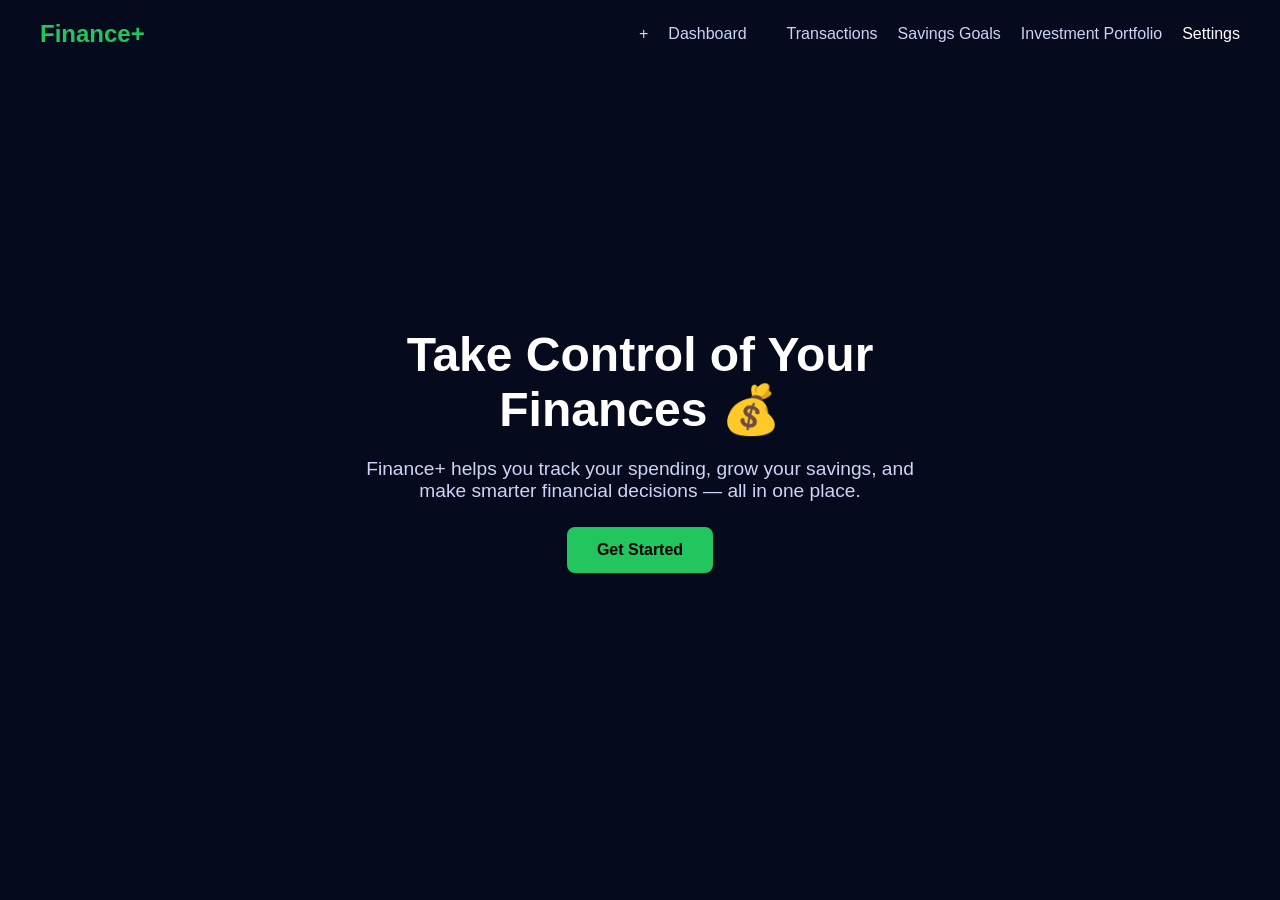
<file: index.html>
<!DOCTYPE html>
<html lang="en">
<head>
  <meta charset="UTF-8">
  <meta name="viewport" content="width=device-width, initial-scale=1.0">
  <title>Welcome - Finance+</title>

  <style>
    /* RESET */
    * {
      margin: 0;
      padding: 0;
      box-sizing: border-box;
      font-family: 'Segoe UI', sans-serif;
    }

    body {
      background: #0f172a;
      color: white;
    }

    /* NAVBAR */
    .navbar {
      position: absolute;
      width: 100%;
      top: 0;
      left: 0;
      display: flex;
      justify-content: space-between;
      align-items: center;
      padding: 20px 40px;
      z-index: 3;
    }

    .logo {
      color: #22c55e;
    }

    .navbar ul {
      list-style: none;
      display: flex;
      gap: 20px;
    }

    .navbar a {
      text-decoration: none;
      color: #cbd5f5;
      transition: 0.3s;
    }

    .navbar a:hover {
      color: #22c55e;
      border-bottom: 2px solid #22c55e;
    }

    /* WELCOME SECTION */
    .welcome {
      position: relative;
      height: 100vh;

      background: url('https://images.unsplash.com/photo-1563013544-824ae1b704d3') center/cover no-repeat;

      display: flex;
      align-items: center;
      justify-content: center;
      text-align: center;
    }

    /* OVERLAY */
    .overlay {
      position: absolute;
      width: 100%;
      height: 100%;
      background: rgba(2, 6, 23, 0.75);
    }

    /* CONTENT */
    .welcome-content {
      position: relative;
      z-index: 2;
      max-width: 600px;
      padding: 20px;
    }

    .welcome-content h1 {
      font-size: 3rem;
      margin-bottom: 20px;
      animation: fadeIn 1.5s ease-in-out;
    }

    .welcome-content p {
      font-size: 1.2rem;
      margin-bottom: 25px;
      color: #cbd5f5;
      animation: fadeIn 2s ease-in-out;
    }

    /* BUTTON */
    .btn {
      display: inline-block;
      padding: 14px 30px;
      background: #22c55e;
      color: #000;
      border-radius: 8px;
      text-decoration: none;
      font-weight: bold;
      transition: 0.3s;
    }

    .btn:hover {
      background: #16a34a;
      transform: scale(1.05);
      box-shadow: 0 0 20px #22c55e;
    }

    /* ANIMATION */
    @keyframes fadeIn {
      from {
        opacity: 0;
        transform: translateY(20px);
      }
      to {
        opacity: 1;
        transform: translateY(0);
      }
    }

    /* MOBILE */
    @media (max-width: 768px) {
      .welcome-content h1 {
        font-size: 2rem;
      }

      .navbar {
        flex-direction: column;
        gap: 10px;
      }
    }
  </style>

</head>

<body>

<!-- NAVBAR -->
<nav class="navbar">
  <h2 class="logo">Finance+</h2>
  <ul>
    <li><a href="/welcome.html"> <SPan style="color: #cbd5f5;">+</SPan></a></li>
     <li><a href="/wallet.html"></i> Dashboard</a></li>
                <li></li><a href="/transactions.html"></i> Transactions</a></li>
                <li><a href="/analytics.html">Savings Goals</a></li>
                <li><a href="/portfolio.html"><i class="fa-solid fa-chart-line"></i> Investment Portfolio</a></li>
                <li><i class="fa-solid fa-gear"></i> Settings</li>
  </ul>
</nav>

<!-- WELCOME SECTION -->
<section class="welcome">

  <div class="overlay"></div>

  <div class="welcome-content">
    <h1>Take Control of Your Finances 💰</h1>

    <p>
      Finance+ helps you track your spending, grow your savings,
      and make smarter financial decisions — all in one place.
    </p>

    <a href="/wallet.html" class="btn">Get Started</a>
  </div>

</section>

</body>
</html>
</file>
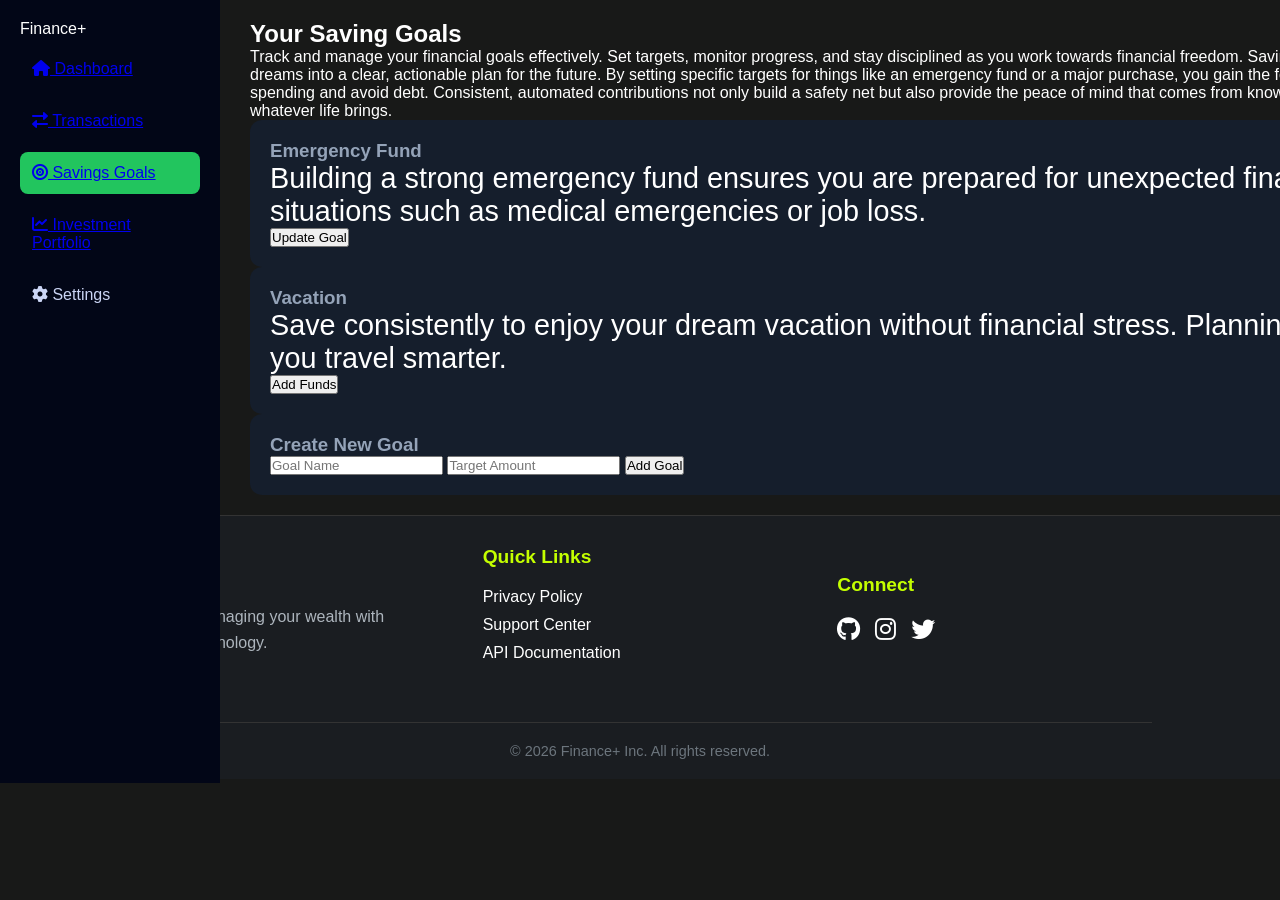
<file: analytics.html>
<!DOCTYPE html><html lang="en">
<head>
<meta charset="UTF-8">
<meta name="viewport" content="width=device-width, initial-scale=1.0">
<title>FINANCE+|Goals</title>
<link rel="stylesheet" href="/style.css">
<link rel="stylesheet" href="https://cdnjs.cloudflare.com/ajax/libs/font-awesome/6.0.0/css/all.min.css">
</head>
<body>
  <header>
  <div class="Page-wrapper">
    <nav class="sidebar">
        <div class="logo">Finance+</div>
        <ul>
           <li ><a href="/wallet.html"><i class="fa-solid fa-house"></i> Dashboard</a></li>
                <li><a href="/transactions.html"><i class="fa-solid fa-exchange-alt"></i> Transactions</a></li>
                <li class="active"><a href="/analytics.html"><i class="fa-solid fa-bullseye"></i> Savings Goals</a></li>
                <li><a href="/portfolio.html"><i class="fa-solid fa-chart-line"></i> Investment Portfolio</a></li>
                <li><i class="fa-solid fa-gear"></i> Settings</li>
        </ul>
    </nav>

</header>
 <div>
  <section class="main-content">
  <h2>Your Saving Goals</h2>
  <p class="description">Track and manage your financial goals effectively. Set targets, monitor progress, and stay disciplined as you work towards financial freedom.
    Saving goals turn your financial dreams into a clear, actionable plan for the future. By setting specific targets for things like an emergency fund or a major purchase, you gain the focus needed to prioritize spending and avoid debt. Consistent, automated contributions not only build a safety net but also provide the peace of mind that comes from knowing you are prepared for whatever life brings.
  </p>  <div class="card">
    <h3>Emergency Fund</h3>
    <p>Building a strong emergency fund ensures you are prepared for unexpected financial situations such as medical emergencies or job loss.</p>
    <div class="progress"><span style="width:60%"></span></div>
    <button class="btn">Update Goal</button>
  </div>  <div class="card">
    <h3>Vacation</h3>
    <p>Save consistently to enjoy your dream vacation without financial stress. Planning ahead helps you travel smarter.</p>
    <div class="progress"><span style="width:40%"></span></div>
    <button class="btn">Add Funds</button>
  </div>  <div class="card input-card">
    <h3>Create New Goal</h3>
    <input type="text" placeholder="Goal Name">
    <input type="number" placeholder="Target Amount">
    <button class="btn">Add Goal</button>
  </div>

</section>
 </div>

<footer class="site-footer">
  <div class="footer-container">
    <div class="footer-column brand-info">
      <h2 class="footer-logo">Finance+</h2>
      <p>Securely managing your wealth with modern technology.</p>
    </div>

    <div class="footer-column links">
      <h3>Quick Links</h3>
      <ul>
        <li><a href="#">Privacy Policy</a></li>
        <li><a href="#">Support Center</a></li>
        <li><a href="#">API Documentation</a></li>
      </ul>
    </div>

    <div class="footer-column social">
      <h3>Connect</h3>
      <div class="social-icons">
        <a href="#"><i class="fab fa-github"></i></a>
        <a href="#"><i class="fab fa-instagram"></i></a>
        <a href="#"><i class="fab fa-twitter"></i></a>
      </div>
    </div>
  </div>

  <div class="footer-bottom">
    <p>&copy; 2026 Finance+ Inc. All rights reserved.</p>
  </div>
</footer>
    
</body>
</html>
</file>
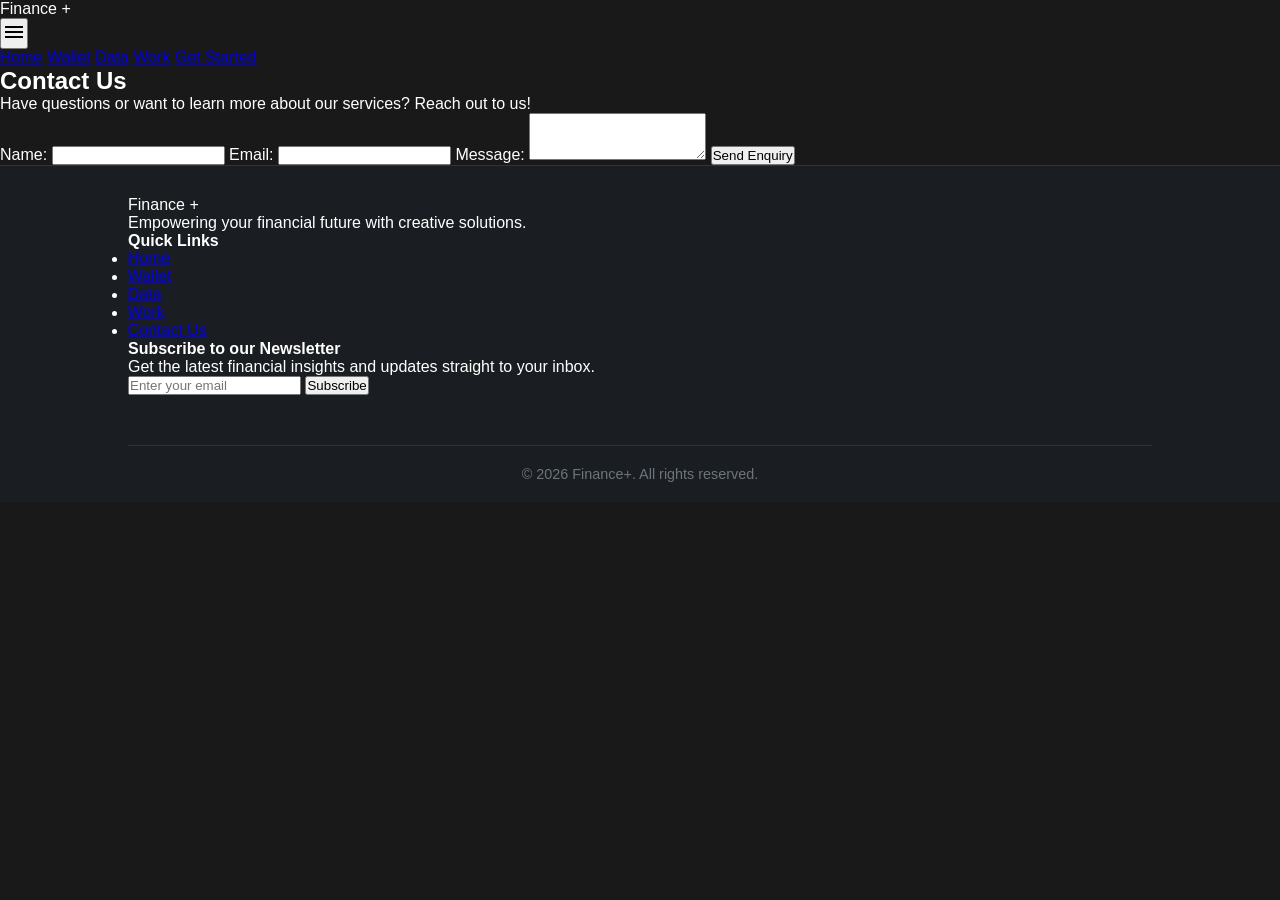
<file: contact.html>
<!DOCTYPE html>
<html lang="en">
<head>
    <meta charset="UTF-8">
    <meta name="viewport" content="width=device-width, initial-scale=1.0">
    <title>FINANCE+|Contact</title>
    <link rel="stylesheet" href="style.css">
</head>
<body>
    <link rel="stylesheet" href="https://fonts.googleapis.com/css2?family=Material+Symbols+Outlined:opsz,wght,FILL,GRAD@24,400,0,0&icon_names=menu" />
    <nav class="nav">
        <div class="logo">Finance <span>+</span></div>
        <button class="Menu-button" aria-label="Toggle menu">
            <span class="material-symbols-outlined">
                menu
            </span>
        </button>
        <div class="links">
                <a href="/index.html">Home</a>
                <a href="/dashboaard.html">Wallet</a>
                <a href="/charts.html">Data</a>
                <a href="/portfolio.html">Work</a>
                <a href="/contact.html" class="btn_accent">Get Started</a>
        </div>



        <div class="form-section section-wrapper">
        <div class=" form-container-div">
            <h2>Contact Us</h2>
            <p>Have questions or want to learn more about our services? Reach out to us!</p>
            <form action="#" method="post">
                <label for="name">Name:</label>
                <input type="text" id="name" name="name" required>

                <label for="email">Email:</label>
                <input type="email" id="email" name="email" required>

                <label for="message">Message:</label>
                <textarea id="message" name="message" rows="3" required></textarea>

                <button type="submit" class="btn_accent">Send Enquiry</button>
            </form>
        </div>
    </div>
     <footer class="site-footer section-wrapper">
        <div class="footer-grid">
            <div class="footer-brand">
                <div class="logo">Finance <span>+</span></div>
                <p>Empowering your financial future with creative solutions.</p>
            </div>
            <div class="footer-links">
                <h4>Quick Links</h4>
                <ul>
                    <li><a href="/index.html">Home</a></li>
                    <li><a href="/dashboaard.html">Wallet</a></li>
                    <li><a href="/charts.html">Data</a></li>
                    <li><a href="/portfolio.html">Work</a></li>
                    <li><a href="/contact.html">Contact Us</a></li>
                </ul>
            </div>
            <div class="footer-newsletter">
                <h4>Subscribe to our Newsletter</h4>
                <p>Get the latest financial insights and updates straight to your inbox.</p>
                <div class="input-group">
                <form action="#" method="post">
                    <input type="email" name="email" placeholder="Enter your email" required>
                    <button type="submit" class="btn_accent">Subscribe</button>
                </form>
                </div>
            </div>
                <div class="footer-bottom">
                    <p>&copy; 2026 Finance+. All rights reserved.</p>
                </div>
        </div>
    </footer>

</body>
</html>
</file>
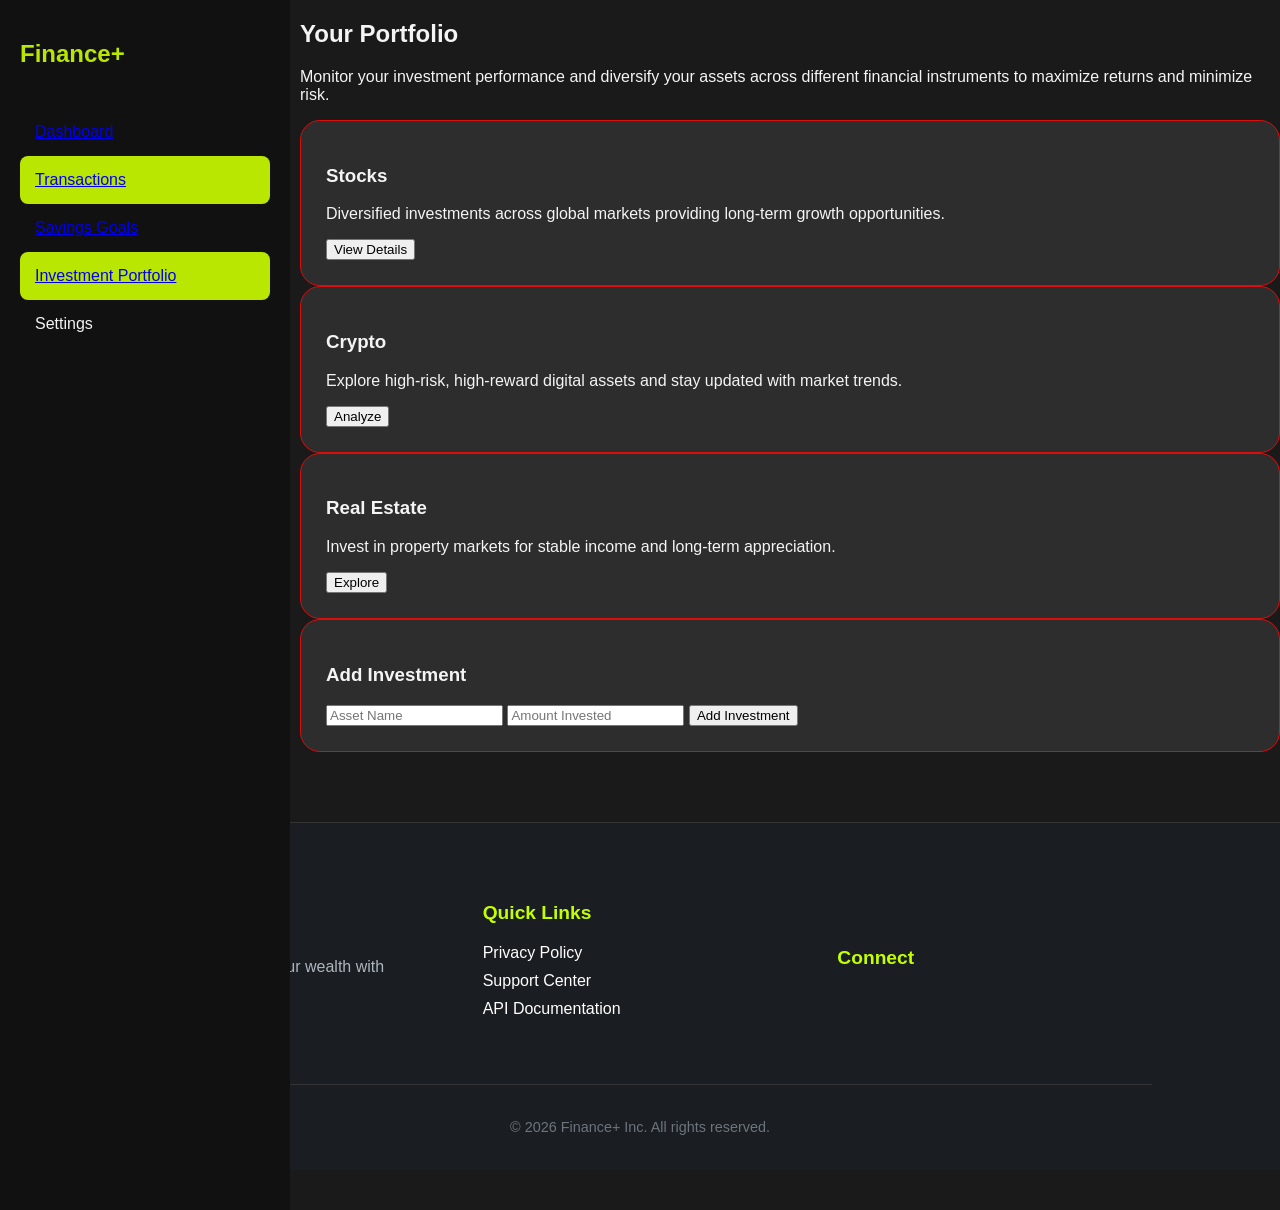
<file: portfolio.html>
<!DOCTYPE html><html lang="en">
<head>
<meta charset="UTF-8">
<meta name="viewport" content="width=device-width, initial-scale=1.0">
<title>Investment Portfolio</title>
<link rel="stylesheet" href="/index.css">
</head>
<body><header>
   <div class="container">
        <nav class="sidebar">
            <h1 class="logo">Finance<span>+</span></h1>
            <ul>
                <li><a href="/wallet.html"><i class="fa-solid fa-house"></i> Dashboard</a></li>
                <li class="active"><a href="/transactions.html"><i class="fa-solid fa-exchange-alt"></i> Transactions</a></li>
                <li><a href="/analytics.html"><i class="fa-solid fa-bullseye"></i> Savings Goals</a></li>
                <li class="active"><a href="/portfolio.html"><i class="fa-solid fa-chart-line"></i> Investment Portfolio</a></li>
                <li><i class="fa-solid fa-gear"></i> Settings</li>
            </ul>
        </nav>

</header><section class="container">
    <div class="content">
  <h2>Your Portfolio</h2>
  <p class="description">Monitor your investment performance and diversify your assets across different financial instruments to maximize returns and minimize risk.</p>  <div class="card">
    <h3>Stocks</h3>
    <p>Diversified investments across global markets providing long-term growth opportunities.</p>
    <button class="btn">View Details</button>
  </div>  <div class="card">
    <h3>Crypto</h3>
    <p>Explore high-risk, high-reward digital assets and stay updated with market trends.</p>
    <button class="btn">Analyze</button>
  </div>  <div class="card">
    <h3>Real Estate</h3>
    <p>Invest in property markets for stable income and long-term appreciation.</p>
    <button class="btn">Explore</button>
  </div>  <div class="card input-card">
    <h3>Add Investment</h3>
    <input type="text" placeholder="Asset Name">
    <input type="number" placeholder="Amount Invested">
    <button class="btn">Add Investment</button>
  </div>
    </div>
</section>
<footer class="site-footer">
  <div class="footer-container">
    <div class="footer-column brand-info">
      <h2 class="footer-logo">Finance+</h2>
      <p>Securely managing your wealth with modern technology.</p>
    </div>

    <div class="footer-column links">
      <h3>Quick Links</h3>
      <ul>
        <li><a href="#">Privacy Policy</a></li>
        <li><a href="#">Support Center</a></li>
        <li><a href="#">API Documentation</a></li>
      </ul>
    </div>

    <div class="footer-column social">
      <h3>Connect</h3>
      <div class="social-icons">
        <a href="#"><i class="fab fa-github"></i></a>
        <a href="#"><i class="fab fa-instagram"></i></a>
        <a href="#"><i class="fab fa-twitter"></i></a>
      </div>
    </div>
  </div>

  <div class="footer-bottom">
    <p>&copy; 2026 Finance+ Inc. All rights reserved.</p>
  </div>
</footer>
</body>
</html>
</file>
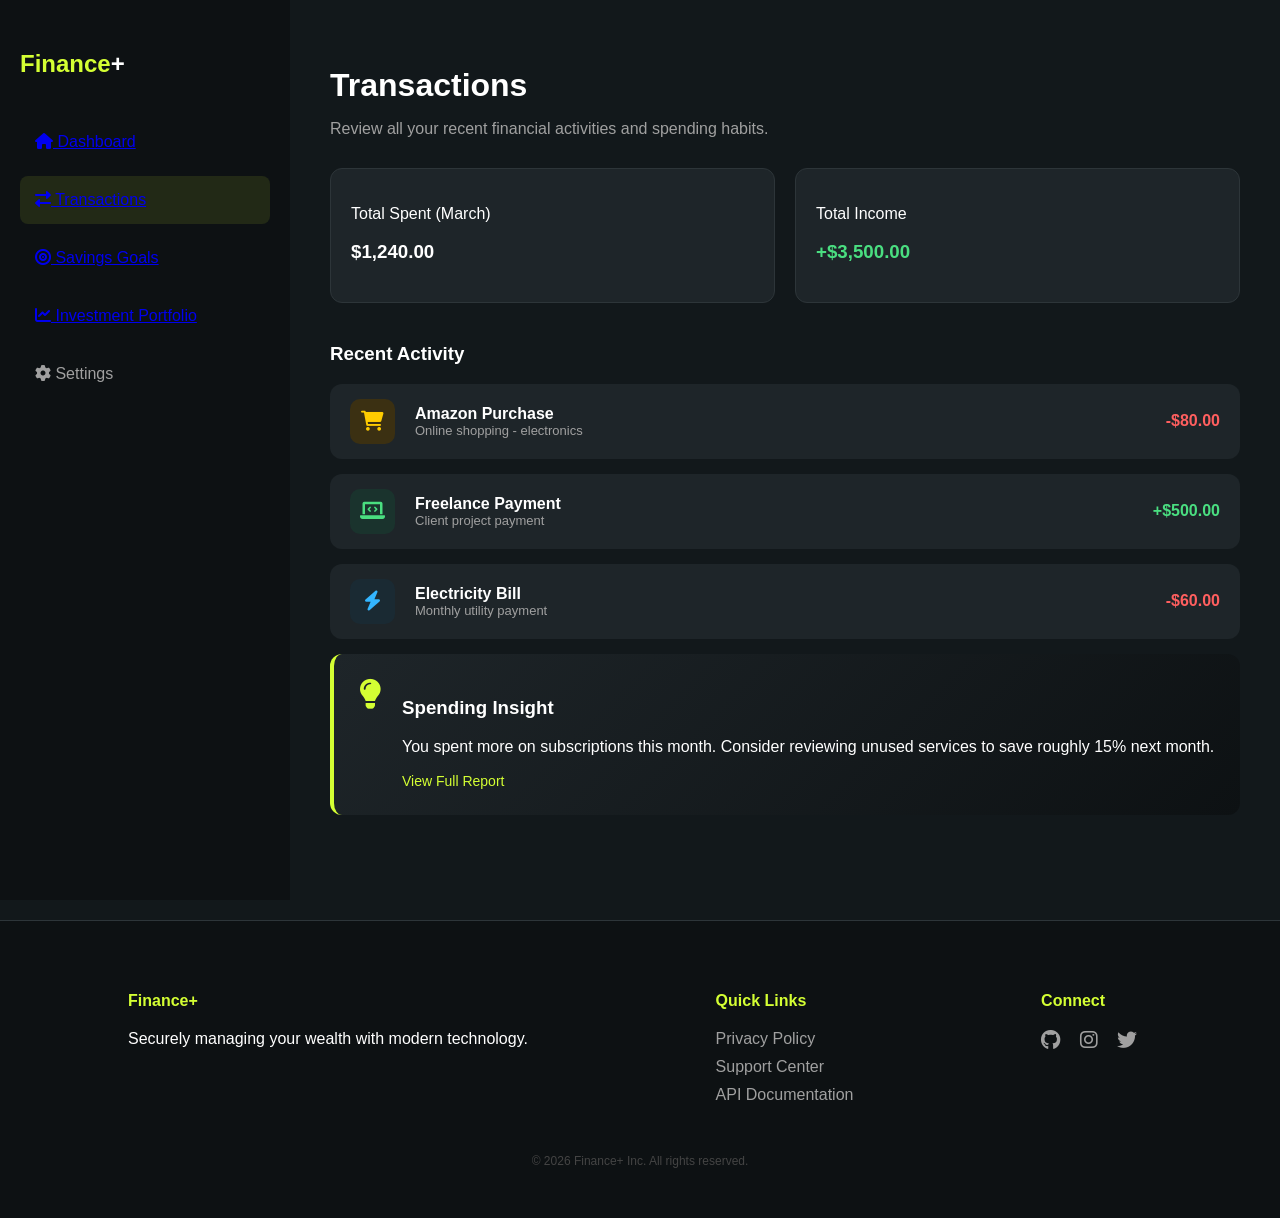
<file: transactions.html>
<!DOCTYPE html>
<html lang="en">
<head>
    <meta charset="UTF-8">
    <meta name="viewport" content="width=device-width, initial-scale=1.0">
    <title>Transactions | Finance+</title>
    <link rel="stylesheet" href="/transactions.css">
    <link rel="stylesheet" href="https://cdnjs.cloudflare.com/ajax/libs/font-awesome/6.0.0/css/all.min.css">
</head>
<body>

    <div class="container">
        <nav class="sidebar">
            <h1 class="logo">Finance<span>+</span></h1>
            <ul>
                <li><a href="/wallet.html"><i class="fa-solid fa-house"></i> Dashboard</a></li>
                <li class="active"><a href="/transactions.html"><i class="fa-solid fa-exchange-alt"></i> Transactions</a></li>
                <li><a href="/analytics.html"><i class="fa-solid fa-bullseye"></i> Savings Goals</a></li>
                <li><a href="/portfolio.html"><i class="fa-solid fa-chart-line"></i> Investment Portfolio</a></li>
                <li><i class="fa-solid fa-gear"></i> Settings</li>
            </ul>
        </nav>

        <main class="content">
            <header>
                <h2>Transactions</h2>
                <p>Review all your recent financial activities and spending habits.</p>
            </header>

            <section class="stats-grid">
                <div class="stat-card">
                    <p>Total Spent (March)</p>
                    <h3>$1,240.00</h3>
                </div>
                <div class="stat-card">
                    <p>Total Income</p>
                    <h3 class="income">+$3,500.00</h3>
                </div>
            </section>

            <section class="transaction-section">
                <h3>Recent Activity</h3>
                <div class="transaction-card">
                    <div class="icon-box shopping"><i class="fa-solid fa-cart-shopping"></i></div>
                    <div class="details">
                        <h4>Amazon Purchase</h4>
                        <p>Online shopping - electronics</p>
                    </div>
                    <div class="amount expense">-$80.00</div>
                </div>

                <div class="transaction-card">
                    <div class="icon-box freelance"><i class="fa-solid fa-laptop-code"></i></div>
                    <div class="details">
                        <h4>Freelance Payment</h4>
                        <p>Client project payment</p>
                    </div>
                    <div class="amount income">+$500.00</div>
                </div>

                <div class="transaction-card">
                    <div class="icon-box utility"><i class="fa-solid fa-bolt"></i></div>
                    <div class="details">
                        <h4>Electricity Bill</h4>
                        <p>Monthly utility payment</p>
                    </div>
                    <div class="amount expense">-$60.00</div>
                </div>
            </section>

            <section class="insight-section">
                <div class="insight-box">
                    <i class="fa-solid fa-lightbulb"></i>
                    <div>
                        <h3>Spending Insight</h3>
                        <p>You spent more on subscriptions this month. Consider reviewing unused services to save roughly 15% next month.</p>
                        <a href="#">View Full Report</a>
                    </div>
                </div>
            </section>
        </main>
    </div>

    <footer>
        <div class="footer-content">
            <div class="footer-section">
                <h4>Finance+</h4>
                <p>Securely managing your wealth with modern technology.</p>
            </div>
            <div class="footer-section">
                <h4>Quick Links</h4>
                <a href="#">Privacy Policy</a>
                <a href="#">Support Center</a>
                <a href="#">API Documentation</a>
            </div>
            <div class="footer-section">
                <h4>Connect</h4>
                <div class="socials">
                    <i class="fa-brands fa-github"></i>
                    <i class="fa-brands fa-instagram"></i>
                    <i class="fa-brands fa-twitter"></i>
                </div>
            </div>
        </div>
        <div class="footer-bottom">
            &copy; 2026 Finance+ Inc. All rights reserved.
        </div>
    </footer>

</body>
</html>
</file>
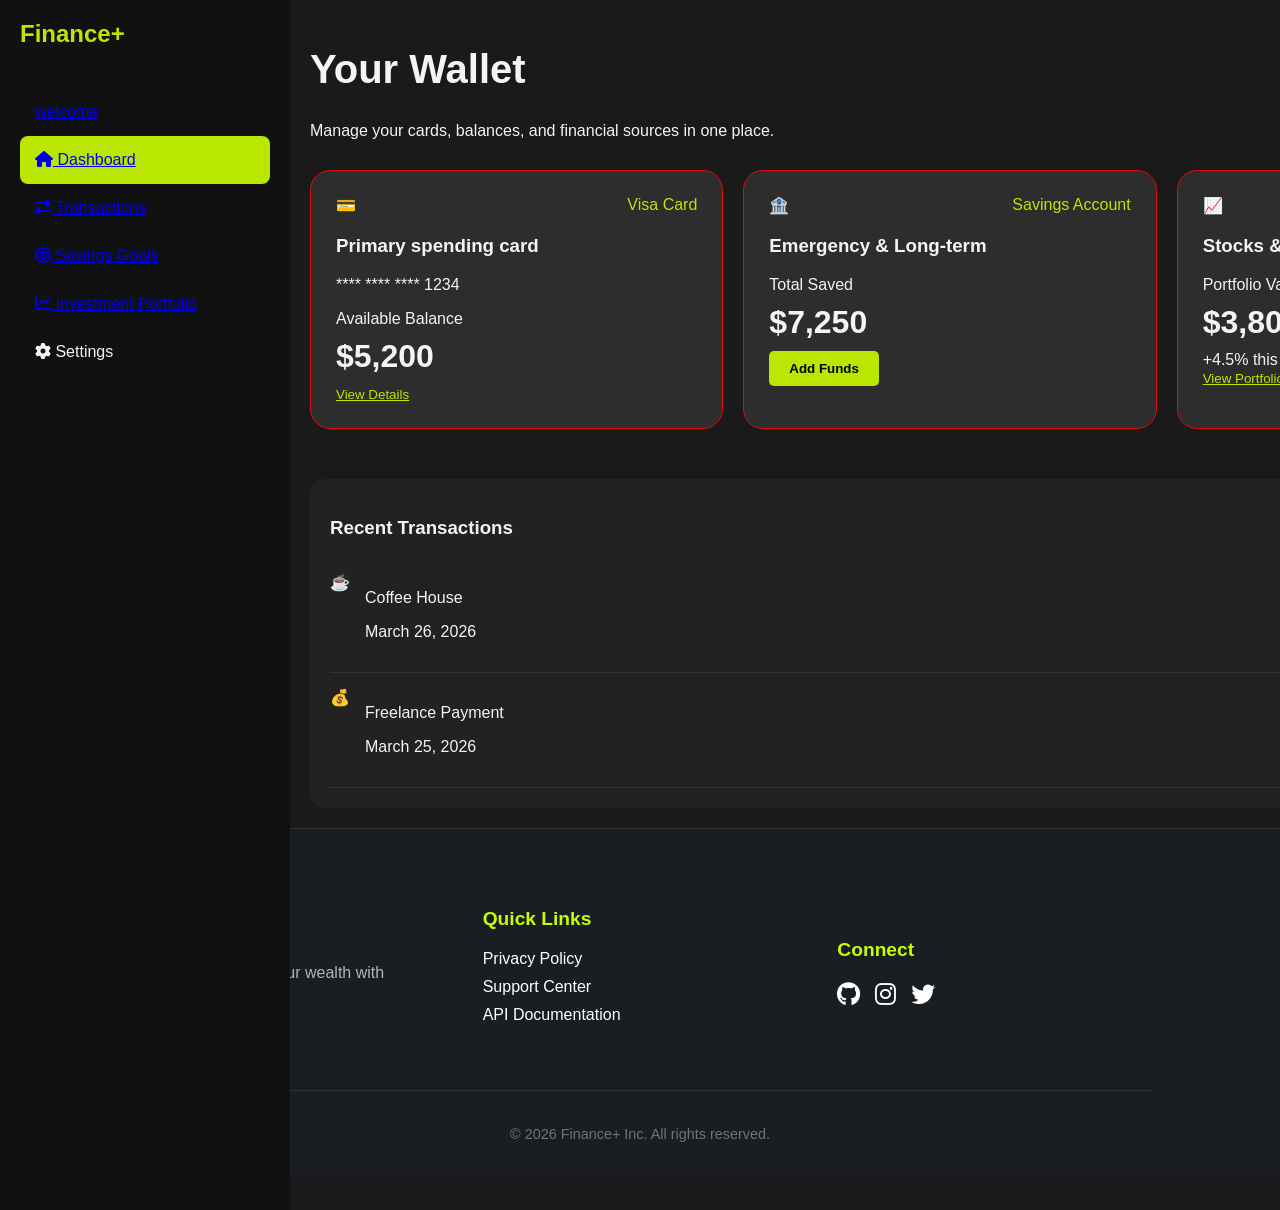
<file: wallet.html>
<!DOCTYPE html>
<html lang="en">
<head>
    <meta charset="UTF-8">
    <meta name="viewport" content="width=device-width, initial-scale=1.0">
    <title>Finance+| Your Wallet</title>
    <link rel="stylesheet" href="/wallet.css">
    <link rel="stylesheet" href="https://cdnjs.cloudflare.com/ajax/libs/font-awesome/6.0.0/css/all.min.css">
</head>
<body>

  <div class="Page-wrapper">
    <nav class="sidebar">
        <div class="logo">Finance+</div>
        <ul>
                <li><a href="/welcome.html">welcome</a></li>
           <li class="active"><a href="/wallet.html"><i class="fa-solid fa-house"></i> Dashboard</a></li>
                <li><a href="/transactions.html"><i class="fa-solid fa-exchange-alt"></i> Transactions</a></li>
                <li><a href="/analytics.html"><i class="fa-solid fa-bullseye"></i> Savings Goals</a></li>
                <li><a href="/portfolio.html"><i class="fa-solid fa-chart-line"></i> Investment Portfolio</a></li>
                <li><i class="fa-solid fa-gear"></i> Settings</li>
        </ul>
    </nav>

    <main class="main-content">
        <header class="top-bar">
            <h1>Your Wallet</h1>
            <p>Manage your cards, balances, and financial sources in one place.</p>
        </header>

        <section class="wallet-grid">
            
            <div class="card visa-card">
                <div class="card-header">
                    <span class="icon">💳</span>
                    <span class="label">Visa Card</span>
                </div>
                <h3>Primary spending card</h3>
                <p class="card-number">**** **** **** 1234</p>
                <div class="balance-info">
                    <span>Available Balance</span>
                    <h2 class="amount">$5,200</h2>
                </div>
                <button class="btn-text">View Details</button>
            </div>

            <div class="card savings-card">
                <div class="card-header">
                    <span class="icon">🏦</span>
                    <span class="label">Savings Account</span>
                </div>
                <h3>Emergency & Long-term</h3>
                <div class="balance-info">
                    <span>Total Saved</span>
                    <h2 class="amount">$7,250</h2>
                </div>
                <button class="btn-primary">Add Funds</button>
            </div>

            <div class="card investment-card">
                <div class="card-header">
                    <span class="icon">📈</span>
                    <span class="label">Investment Wallet</span>
                </div>
                <h3>Stocks & Crypto Performance</h3>
                <div class="balance-info">
                    <span>Portfolio Value</span>
                    <h2 class="amount">$3,800</h2>
                </div>
                <div class="trend positive">+4.5% this month</div>
                <button class="btn-text">View Portfolio</button>
            </div>

        </section>

        <section class="transactions">
            <h3>Recent Transactions</h3>
            <div class="transaction-item">
                <div class="tx-info">
                    <span class="tx-icon">☕</span>
                    <div>
                        <p class="tx-name">Coffee House</p>
                        <p class="tx-date">March 26, 2026</p>
                    </div>
                </div>
                <span class="tx-amount negative">-$4.50</span>
            </div>
            <div class="transaction-item">
                <div class="tx-info">
                    <span class="tx-icon">💰</span>
                    <div>
                        <p class="tx-name">Freelance Payment</p>
                        <p class="tx-date">March 25, 2026</p>
                    </div>
                </div>
                <span class="tx-amount positive">+$1,200.00</span>
            </div>
        </section>
    </main>
  </div>


<footer class="site-footer">
  <div class="footer-container">
    <div class="footer-column brand-info">
      <h2 class="footer-logo">Finance+</h2>
      <p>Securely managing your wealth with modern technology.</p>
    </div>

    <div class="footer-column links">
      <h3>Quick Links</h3>
      <ul>
        <li><a href="#">Privacy Policy</a></li>
        <li><a href="#">Support Center</a></li>
        <li><a href="#">API Documentation</a></li>
      </ul>
    </div>

    <div class="footer-column social">
      <h3>Connect</h3>
      <div class="social-icons">
        <a href="#"><i class="fab fa-github"></i></a>
        <a href="#"><i class="fab fa-instagram"></i></a>
        <a href="#"><i class="fab fa-twitter"></i></a>
      </div>
    </div>
  </div>

  <div class="footer-bottom">
    <p>&copy; 2026 Finance+ Inc. All rights reserved.</p>
  </div>
</footer>
    
   

    




</body>
</html>
</file>
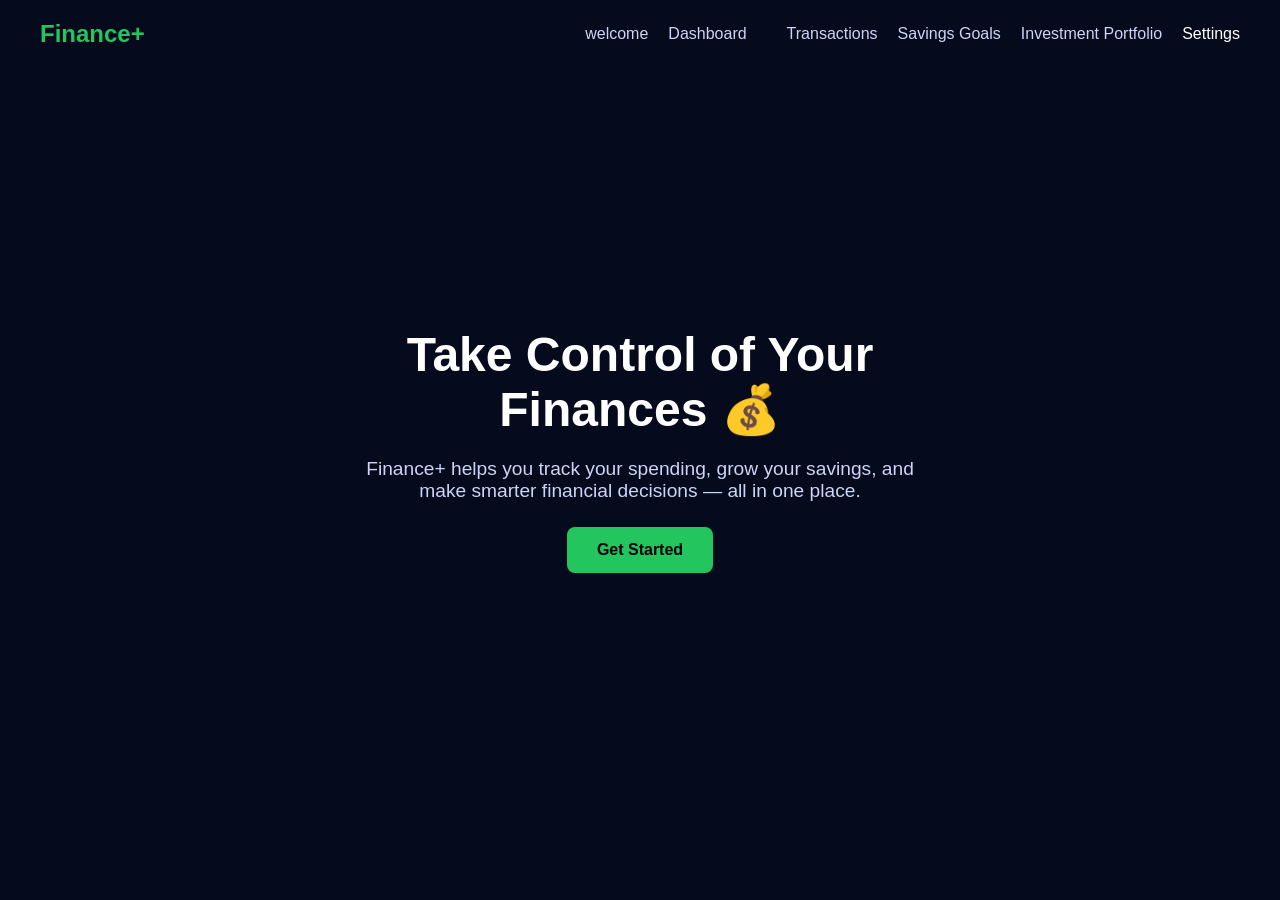
<file: welcome.html>
<!DOCTYPE html>
<html lang="en">
<head>
  <meta charset="UTF-8">
  <meta name="viewport" content="width=device-width, initial-scale=1.0">
  <title>Welcome - Finance+</title>

  <style>
    /* RESET */
    * {
      margin: 0;
      padding: 0;
      box-sizing: border-box;
      font-family: 'Segoe UI', sans-serif;
    }

    body {
      background: #0f172a;
      color: white;
    }

    /* NAVBAR */
    .navbar {
      position: absolute;
      width: 100%;
      top: 0;
      left: 0;
      display: flex;
      justify-content: space-between;
      align-items: center;
      padding: 20px 40px;
      z-index: 3;
    }

    .logo {
      color: #22c55e;
    }

    .navbar ul {
      list-style: none;
      display: flex;
      gap: 20px;
    }

    .navbar a {
      text-decoration: none;
      color: #cbd5f5;
      transition: 0.3s;
    }

    .navbar a:hover {
      color: #22c55e;
      border-bottom: 2px solid #22c55e;
    }

    /* WELCOME SECTION */
    .welcome {
      position: relative;
      height: 100vh;

      background: url('https://images.unsplash.com/photo-1563013544-824ae1b704d3') center/cover no-repeat;

      display: flex;
      align-items: center;
      justify-content: center;
      text-align: center;
    }

    /* OVERLAY */
    .overlay {
      position: absolute;
      width: 100%;
      height: 100%;
      background: rgba(2, 6, 23, 0.75);
    }

    /* CONTENT */
    .welcome-content {
      position: relative;
      z-index: 2;
      max-width: 600px;
      padding: 20px;
    }

    .welcome-content h1 {
      font-size: 3rem;
      margin-bottom: 20px;
      animation: fadeIn 1.5s ease-in-out;
    }

    .welcome-content p {
      font-size: 1.2rem;
      margin-bottom: 25px;
      color: #cbd5f5;
      animation: fadeIn 2s ease-in-out;
    }

    /* BUTTON */
    .btn {
      display: inline-block;
      padding: 14px 30px;
      background: #22c55e;
      color: #000;
      border-radius: 8px;
      text-decoration: none;
      font-weight: bold;
      transition: 0.3s;
    }

    .btn:hover {
      background: #16a34a;
      transform: scale(1.05);
      box-shadow: 0 0 20px #22c55e;
    }

    /* ANIMATION */
    @keyframes fadeIn {
      from {
        opacity: 0;
        transform: translateY(20px);
      }
      to {
        opacity: 1;
        transform: translateY(0);
      }
    }

    /* MOBILE */
    @media (max-width: 768px) {
      .welcome-content h1 {
        font-size: 2rem;
      }

      .navbar {
        flex-direction: column;
        gap: 10px;
      }
    }
  </style>

</head>

<body>

<!-- NAVBAR -->
<nav class="navbar">
  <h2 class="logo">Finance+</h2>
  <ul>
    <li><a href="/welcome.html">welcome</a></li>
     <li><a href="/wallet.html"></i> Dashboard</a></li>
                <li></li><a href="/transactions.html"></i> Transactions</a></li>
                <li><a href="/analytics.html">Savings Goals</a></li>
                <li><a href="/portfolio.html"><i class="fa-solid fa-chart-line"></i> Investment Portfolio</a></li>
                <li><i class="fa-solid fa-gear"></i> Settings</li>
  </ul>
</nav>

<!-- WELCOME SECTION -->
<section class="welcome">

  <div class="overlay"></div>

  <div class="welcome-content">
    <h1>Take Control of Your Finances 💰</h1>

    <p>
      Finance+ helps you track your spending, grow your savings,
      and make smarter financial decisions — all in one place.
    </p>

    <a href="/project/pics/index.html" class="btn">Get Started</a>
  </div>

</section>

</body>
</html>
</file>
<file: style.css>
/* RESET */
* {
  margin: 0;
  padding: 0;
  box-sizing: border-box;
  font-family: 'Segoe UI', sans-serif;
}

/* BODY */
body {
  background: #171817fd;
  color: #fff;
}

/* LAYOUT */
.container {
  display: flex;
}

/* SIDEBAR */
.sidebar {
  width: 220px;
  height: 87vh;
  background: #020617;
  padding: 20px;
  position: absolute;
}

.sidebar h2 {
  color: #22c55e;
  margin-bottom: 30px;
}

.sidebar ul {
  list-style: none;
}

.sidebar li {
  padding: 12px;
  margin: 10px 0;
  border-radius: 8px;
  color: #cbd5f5;
  cursor: pointer;
  transition: 0.3s;
}

.sidebar li:hover,
.sidebar .active {
  background: #22c55e;
  color: #000;
}

/* MAIN */
.main-content {
    margin-left: 230px;
    padding: 20px;
    width: 100%;
}

.main {
  flex: 1;
  padding: 20px 40px;
}

/* TOPBAR */
.topbar {
  display: flex;
  justify-content: space-between;
  margin-bottom: 30px;
}

/* CARDS */
.cards {
  display: flex;
  gap: 20px;
  margin-bottom: 30px;
  border: 1px solid rgb(196, 7, 7);
}

.card {
  flex: 1;
  background: #151e2c;
  padding: 20px;
  border-radius: 12px;
  transition: 0.3s;
  
}
.card:hover {
  transform: translateY(-5px);
   border: 1px solid rgb(196, 7, 7);
   transition: 0.3s ease;
}

.card h3 {
  color: #94a3b8;
}

.card p {
  font-size: 1.8rem;
}

/* CHART (FAKE) */
.chart {
  background: #1e293b;
  padding: 20px;
  border-radius: 12px;
  margin-bottom: 30px;
}

.bar {
  height: 20px;
  border-radius: 10px;
  margin: 10px 0;
}

.income {
  width: 70%;
  background: #22c55e;
}

.expense {
  width: 40%;
  background: #ef4444;
}

/* TRANSACTIONS */
.transactions {
  background: #1e293b;
  padding: 20px;
  border-radius: 12px;
}

.transaction {
  display: flex;
  justify-content: space-between;
  padding: 10px 0;
  border-bottom: 1px solid #334155;
}

.transaction:last-child {
  border-bottom: none;
}

.positive {
  color: #22c55e;
}

.negative {
  color: #ef4444;
}

/* MOBILE */
@media (max-width: 768px) {

  .container {
    flex-direction: column;
  }

  .sidebar {
    width: 100%;
    height: auto;
  }

  .cards {
    flex-direction: column;
  }

}
.site-footer {
  background-color: #1a1d21; /* Dark background matching your UI */
  color: #ffffff;
  padding: 30px 10% 20px 10%;
  font-family: 'Segoe UI', Tahoma, Geneva, Verdana, sans-serif;
  border-top: 1px solid #333;
}

/* Layout Container */
.footer-container {
  display: flex;
  justify-content: space-between;
  align-items: center;
  flex-wrap: wrap;
  gap: 40px;
}

/* Column Styling */
.footer-column {
  flex: 1;
  min-width: 200px;
}

.footer-column h2, .footer-column h3 {
  color: #c4ff00; /* That neon green/yellow from your screenshot */
  font-size: 1.2rem;
  margin-bottom: 20px;
}

.brand-info p {
  color: #adb5bd;
  line-height: 1.6;
}

/* List Styling */
.footer-column ul {
  list-style: none;
  padding: 0;
}

.footer-column ul li {
  margin-bottom: 10px;
}

.footer-column ul li a {
  color: #ffffff;
  text-decoration: none;
  transition: color 0.3s;
}

.footer-column ul li a:hover {
  color: #c4ff00;
}

/* Social Icons */
.social-icons {
  display: flex;
  gap: 15px;
  font-size: 1.5rem;
}

.social-icons a {
  color: white;
  text-decoration: none;
}

/* Bottom Copyright Section */
.footer-bottom {
  text-align: center;
  margin-top: 50px;
  padding-top: 20px;
  border-top: 1px solid #333;
  color: #6c757d;
  font-size: 0.9rem;
}
</file>
<file: index.css>
:root {
    --charcoal: #1a1a1a;
    --lime: #b9e702;
    --dark-grey: #2d2d2d;
    --text-light: #f4f4f4;
}

body {
    margin: 0;
    font-family: 'Segoe UI', Tahoma, Geneva, Verdana, sans-serif;
    background-color: var(--charcoal);
    color: var(--text-light);
    display: flex;
    flex-direction: column;
    min-height: 100vh;
    min-width: 130vh;
}
/*Wrapper holds sidebar+main*/
 .page-wrapper {
    display: flex;
    flex: 1;
 }

/* Sidebar Styling */
.sidebar {
    width: 250px;
    height: 130vh;
    background-color: #111;
    padding: 20px;
    position: absolute;
    left: 0;
    top: 0;
}

.logo {
    font-size: 1.5rem;
    font-weight: bold;
    color: var(--lime);
    margin-bottom: 40px;
}

.sidebar ul {
    list-style: none;
    padding: 0;
}

.sidebar li {
    padding: 15px;
    cursor: pointer;
    border-radius: 8px;
    transition: 0.3s;
}

.sidebar li.active, .sidebar li:hover {
    background-color: var(--lime);
    color: var(--charcoal);
}

/* Main Content Area */
.main-content {
    margin-left: 290px;
    padding: 20px;
    width: 100%;
}

.top-bar h1 {
    font-size: 2.5rem;
    margin-bottom: 30px;
}

/* Grid Layout */
.wallet-grid {
    display: grid;
    grid-template-columns: repeat(auto-fit, minmax(300px, 1fr));
    gap: 20px;
    margin-top: 30px;
}

/* Card Styling */
.card {
    background-color: var(--dark-grey);
    padding: 25px;
    border-radius: 20px;
    transition: transform 0.3s ease, box-shadow 0.3s ease;
    border: 1px solid #df0c0c;

}

.card:hover {
    transform: translateY(-5px);
    box-shadow: 0 10px 20px rgba(0,0,0,0.5);
    border-color: var(--lime);
}

.card-header {
    display: flex;
    justify-content: space-between;
    margin-bottom: 20px;
    color: var(--lime);
}

.amount {
    font-size: 2rem;
    margin: 10px 0;
}

.btn-primary {
    background-color: var(--lime);
    border: none;
    padding: 10px 20px;
    border-radius: 5px;
    font-weight: bold;
    cursor: pointer;
}

.btn-text {
    background: none;
    border: none;
    color: var(--lime);
    text-decoration: underline;
    cursor: pointer;
    padding: 0;
}

/* Transaction List */
.transactions {
    margin-top: 50px;
    background: #222;
    padding: 20px;
    border-radius: 15px;
}

.transaction-item {
    display: flex;
    justify-content: space-between;
    align-items: center;
    padding: 15px 0;
    border-bottom: 1px solid #333;
}

.tx-info {
    display: flex;
    gap: 15px;
}

.tx-amount.positive { color: var(--lime); }
.tx-amount.negative { color: #ff4444; }
/* --- Footer General Styling (Matches Dark Theme) --- */
/* Footer Base Styles */
.site-footer {
  background-color: #1a1d21; /* Dark background matching your UI */
  color: #ffffff;
  padding: 60px 10% 20px 10%;
  font-family: 'Segoe UI', Tahoma, Geneva, Verdana, sans-serif;
  border-top: 1px solid #333;
  margin-top: 70px;
}

/* Layout Container */
.footer-container {
  display: flex;
  justify-content: space-between;
  align-items: center;
  flex-wrap: wrap;
  gap: 40px;
}

/* Column Styling */
.footer-column {
  flex: 1;
  min-width: 200px;
}

.footer-column h2, .footer-column h3 {
  color: #c4ff00; /* That neon green/yellow from your screenshot */
  font-size: 1.2rem;
  margin-bottom: 20px;
}

.brand-info p {
  color: #adb5bd;
  line-height: 1.6;
}

/* List Styling */
.footer-column ul {
  list-style: none;
  padding: 0;
}

.footer-column ul li {
  margin-bottom: 10px;
}

.footer-column ul li a {
  color: #ffffff;
  text-decoration: none;
  transition: color 0.3s;
}

.footer-column ul li a:hover {
  color: #c4ff00;
}

/* Social Icons */
.social-icons {
  display: flex;
  gap: 15px;
  font-size: 1.5rem;
}

.social-icons a {
  color: white;
  text-decoration: none;
}

/* Bottom Copyright Section */
.footer-bottom {
  text-align: center;
  margin-top: 50px;
  padding-top: 20px;
  border-top: 1px solid #333;
  color: #6c757d;
  font-size: 0.9rem;
}
.content {
    margin: 0;
    padding: 0;
    width: fit-content;
    align-items: end;
    margin-left: 300px;
}
</file>
<file: transactions.css>
:root {
    --bg-dark: #12181b;
    --card-bg: #1e2529;
    --lime: #d4ff33;
    --text-main: #ffffff;
    --text-dim: #a0a0a0;
    --expense-red: #ff5f5f;
    --income-green: #4ade80;
}

body {
    background-color: var(--bg-dark);
    color: var(--text-main);
    font-family: 'Segoe UI', Tahoma, Geneva, Verdana, sans-serif;
    margin: 0;
}

.container {
    display: flex;
    min-height: 100vh;
}
/* Sidebar Styling */
.sidebar {
    width: 250px;
    background: #0d1113;
    padding: 30px 20px;
}

.logo { color: var(--lime); font-size: 24px; margin-bottom: 40px; }
.logo span { color: white; }

.sidebar ul {
     list-style: none; 
     padding: 0; 
}

.sidebar li {
    padding: 15px;
    color: var(--text-dim);
    cursor: pointer;
    border-radius: 8px;
    margin-bottom: 10px;
    transition: 0.3s;
}

.sidebar li.active, .sidebar li:hover {
    background: rgba(212, 255, 51, 0.1);
    color: var(--lime);
}




/* Main Content */
.content {
    flex: 1;
    padding: 40px;
}

header h2 { font-size: 32px; margin-bottom: 5px; }
header p { color: var(--text-dim); margin-bottom: 30px; }

/* Cards & Grid */
.stats-grid {
    display: flex;
    gap: 20px;
    margin-bottom: 40px;
}

.stat-card {
    background: var(--card-bg);
    padding: 20px;
    border-radius: 12px;
    flex: 1;
    border: 1px solid #2d3539;
}

.transaction-card {
    background: var(--card-bg);
    display: flex;
    align-items: center;
    padding: 15px 20px;
    border-radius: 12px;
    margin-bottom: 15px;
    transition: transform 0.2s;
}

.transaction-card:hover {
    transform: translateX(10px);
    border: 1px solid var(--lime);
}

.icon-box {
    width: 45px;
    height: 45px;
    border-radius: 10px;
    display: flex;
    justify-content: center;
    align-items: center;
    margin-right: 20px;
    font-size: 20px;
}

.shopping { background: #3b3012; color: #ffcc00; }
.freelance { background: #1a332d; color: #4ade80; }
.utility { background: #1a2a33; color: #33b5ff; }

.details { flex: 1; }
.details h4 { margin: 0; font-size: 16px; }
.details p { margin: 0; font-size: 13px; color: var(--text-dim); }

.amount { font-weight: bold; }
.expense { color: var(--expense-red); }
.income { color: var(--income-green); }

/* Insight Box */
.insight-box {
    background: linear-gradient(135deg, #1e2529, #0d1113);
    border-left: 4px solid var(--lime);
    padding: 25px;
    display: flex;
    gap: 20px;
    border-radius: 12px;
}

.insight-box i { font-size: 30px; color: var(--lime); }
.insight-box a { color: var(--lime); text-decoration: none; font-size: 14px; }

/* Footer */
footer {
    background: #0d1113;
    padding: 50px 10%;
    margin-top: 20px;
    border-top: 1px solid #2d3539;
}

.footer-content {
    display: flex;
    justify-content: space-between;
    flex-wrap: wrap;
    gap: 30px;
}

.footer-section h4 { color: var(--lime); margin-bottom: 20px; }
.footer-section a { display: block; color: var(--text-dim); text-decoration: none; margin-bottom: 10px; }
.socials i { font-size: 20px; margin-right: 15px; color: var(--text-dim); cursor: pointer; }

.footer-bottom {
    text-align: center;
    margin-top: 40px;
    color: #444;
    font-size: 12px;
}
</file>
<file: wallet.css>
:root {
    --charcoal: #1a1a1a;
    --lime: #b9e702;
    --dark-grey: #2d2d2d;
    --text-light: #f4f4f4;
}

body {
    margin: 0;
    font-family: 'Segoe UI', Tahoma, Geneva, Verdana, sans-serif;
    background-color: var(--charcoal);
    color: var(--text-light);
    display: flex;
    flex-direction: column;
    min-height: 100vh;
}
/*Wrapper holds sidebar+main*/
 .page-wrapper {
    display: flex;
    flex: 1;
 }

/* Sidebar Styling */
.sidebar {
    width: 250px;
    height: 130vh;
    background-color: #111;
    padding: 20px;
    position: absolute;
    left: 0;
    top: 0;
}

.logo {
    font-size: 1.5rem;
    font-weight: bold;
    color: var(--lime);
    margin-bottom: 40px;
}

.sidebar ul {
    list-style: none;
    padding: 0;
}

.sidebar li {
    padding: 15px;
    cursor: pointer;
    border-radius: 8px;
    transition: 0.3s;
}

.sidebar li.active, .sidebar li:hover {
    background-color: var(--lime);
    color: var(--charcoal);
}

/* Main Content Area */
.main-content {
    margin-left: 290px;
    padding: 20px;
    width: 100%;
}

.top-bar h1 {
    font-size: 2.5rem;
    margin-bottom: 30px;
}

/* Grid Layout */
.wallet-grid {
    display: grid;
    grid-template-columns: repeat(auto-fit, minmax(300px, 1fr));
    gap: 20px;
    margin-top: 30px;
}

/* Card Styling */
.card {
    background-color: var(--dark-grey);
    padding: 25px;
    border-radius: 20px;
    transition: transform 0.3s ease, box-shadow 0.3s ease;
    border: 1px solid #df0c0c;
}

.card:hover {
    transform: translateY(-5px);
    box-shadow: 0 10px 20px rgba(0,0,0,0.5);
    border-color: var(--lime);
}

.card-header {
    display: flex;
    justify-content: space-between;
    margin-bottom: 20px;
    color: var(--lime);
}

.amount {
    font-size: 2rem;
    margin: 10px 0;
}

.btn-primary {
    background-color: var(--lime);
    border: none;
    padding: 10px 20px;
    border-radius: 5px;
    font-weight: bold;
    cursor: pointer;
}

.btn-text {
    background: none;
    border: none;
    color: var(--lime);
    text-decoration: underline;
    cursor: pointer;
    padding: 0;
}

/* Transaction List */
.transactions {
    margin-top: 50px;
    background: #222;
    padding: 20px;
    border-radius: 15px;
}

.transaction-item {
    display: flex;
    justify-content: space-between;
    align-items: center;
    padding: 15px 0;
    border-bottom: 1px solid #333;
}

.tx-info {
    display: flex;
    gap: 15px;
}

.tx-amount.positive { color: var(--lime); }
.tx-amount.negative { color: #ff4444; }
/* --- Footer General Styling (Matches Dark Theme) --- */
/* Footer Base Styles */
.site-footer {
  background-color: #1a1d21; /* Dark background matching your UI */
  color: #ffffff;
  padding: 60px 10% 20px 10%;
  font-family: 'Segoe UI', Tahoma, Geneva, Verdana, sans-serif;
  border-top: 1px solid #333;
}

/* Layout Container */
.footer-container {
  display: flex;
  justify-content: space-between;
  align-items: center;
  flex-wrap: wrap;
  gap: 40px;
}

/* Column Styling */
.footer-column {
  flex: 1;
  min-width: 200px;
}

.footer-column h2, .footer-column h3 {
  color: #c4ff00; /* That neon green/yellow from your screenshot */
  font-size: 1.2rem;
  margin-bottom: 20px;
}

.brand-info p {
  color: #adb5bd;
  line-height: 1.6;
}

/* List Styling */
.footer-column ul {
  list-style: none;
  padding: 0;
}

.footer-column ul li {
  margin-bottom: 10px;
}

.footer-column ul li a {
  color: #ffffff;
  text-decoration: none;
  transition: color 0.3s;
}

.footer-column ul li a:hover {
  color: #c4ff00;
}

/* Social Icons */
.social-icons {
  display: flex;
  gap: 15px;
  font-size: 1.5rem;
}

.social-icons a {
  color: white;
  text-decoration: none;
}

/* Bottom Copyright Section */
.footer-bottom {
  text-align: center;
  margin-top: 50px;
  padding-top: 20px;
  border-top: 1px solid #333;
  color: #6c757d;
  font-size: 0.9rem;
}
</file>
